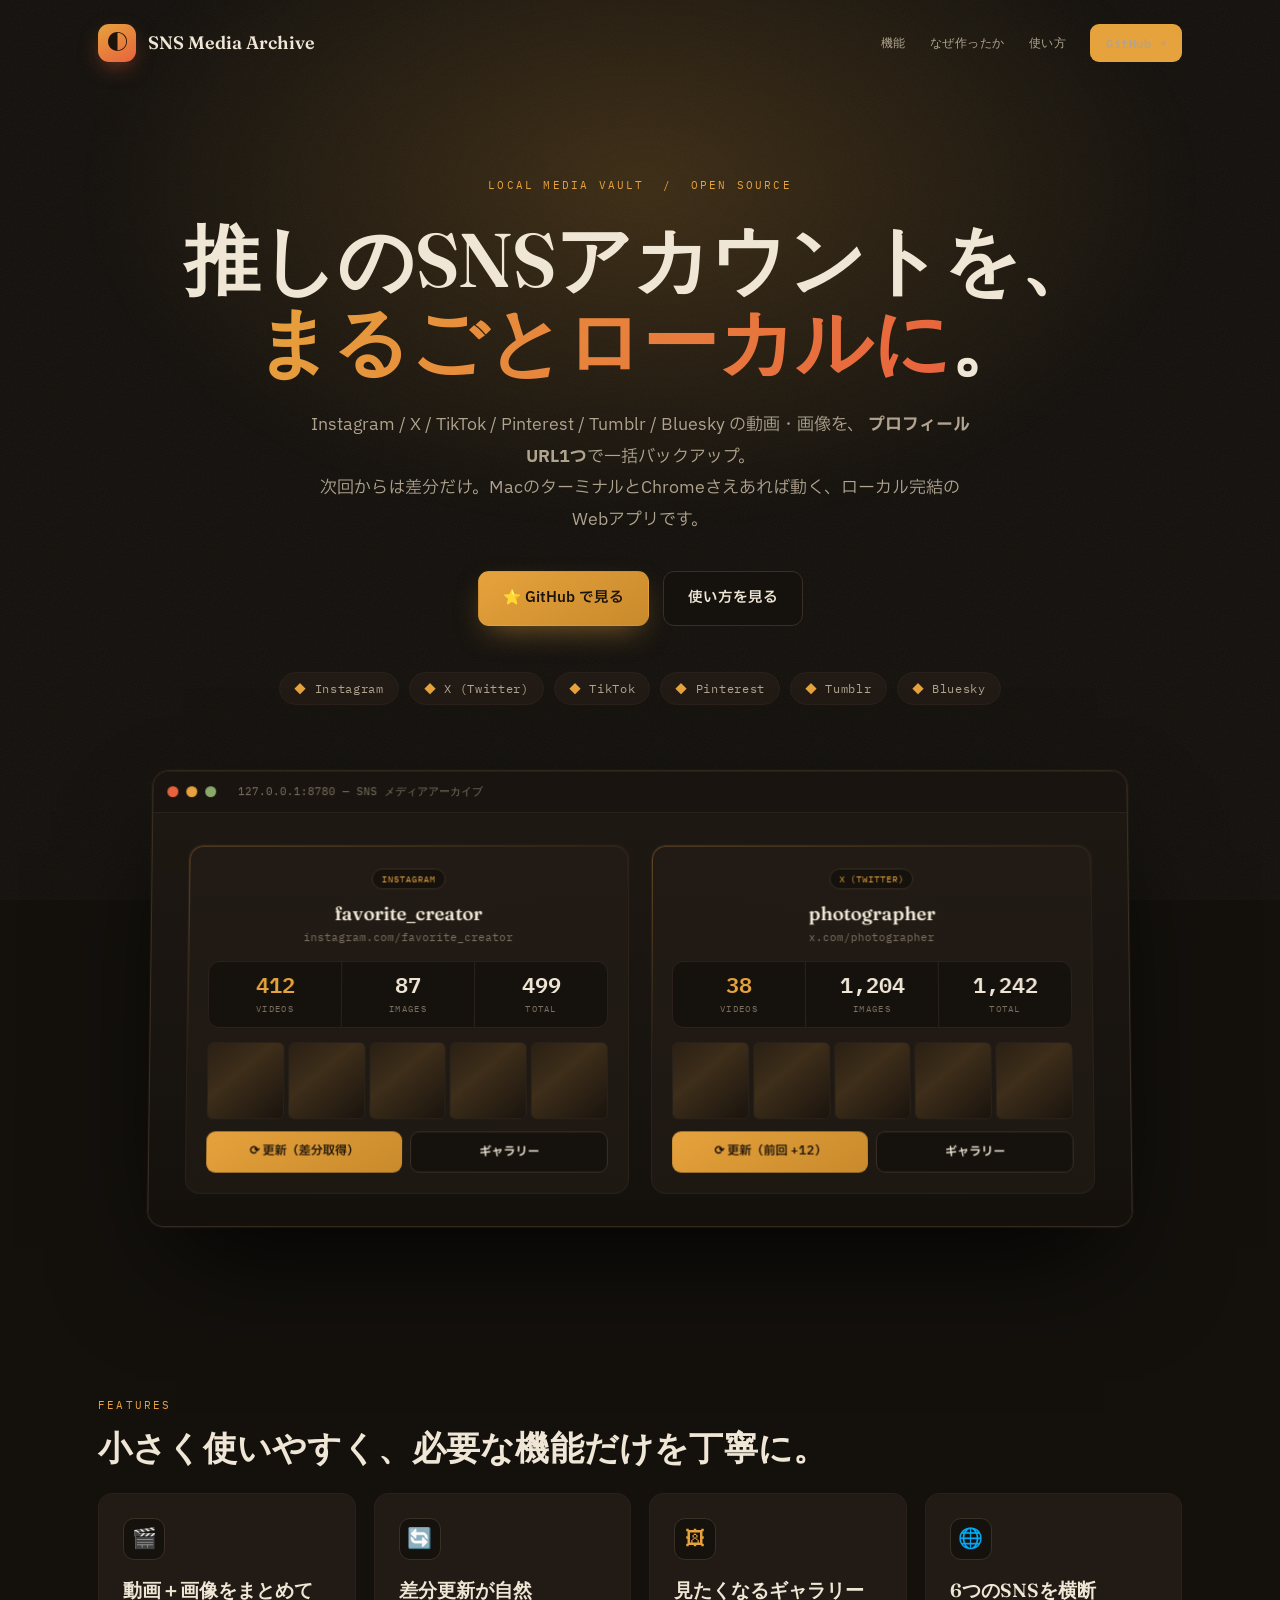
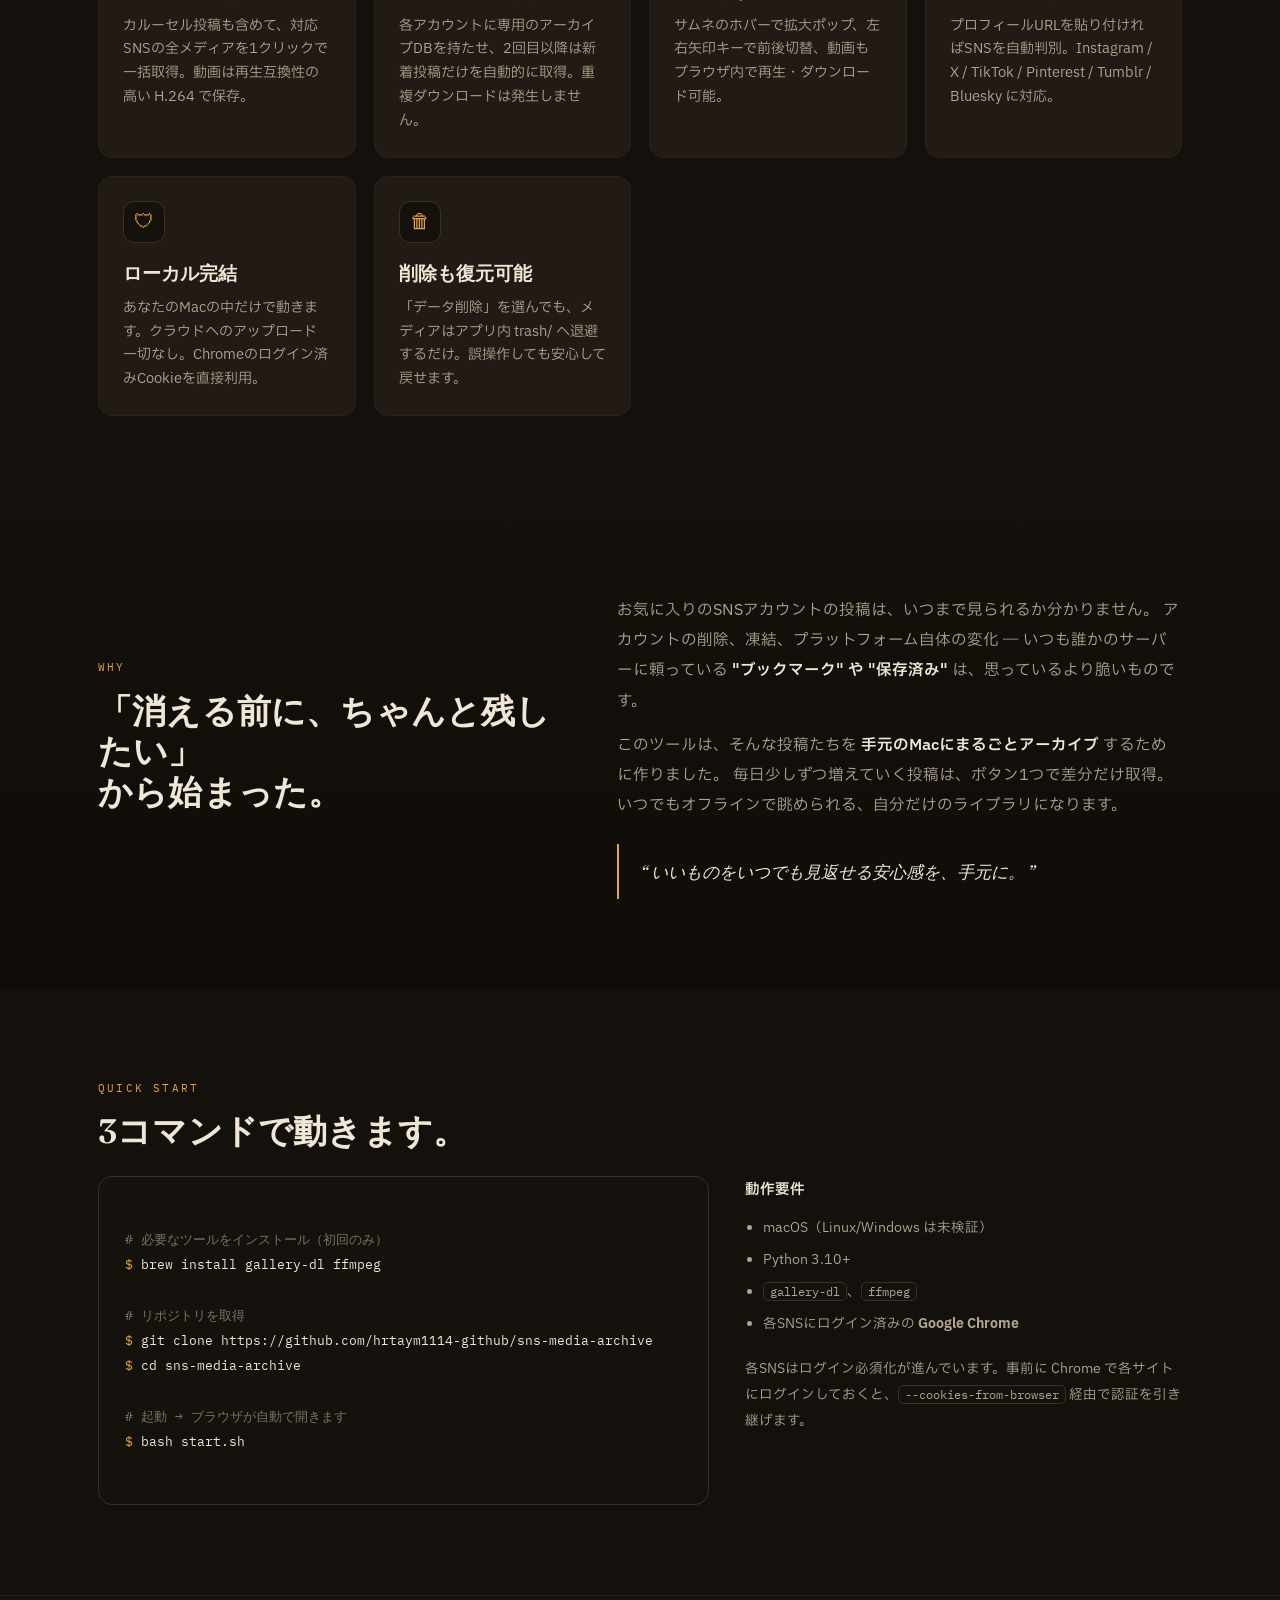
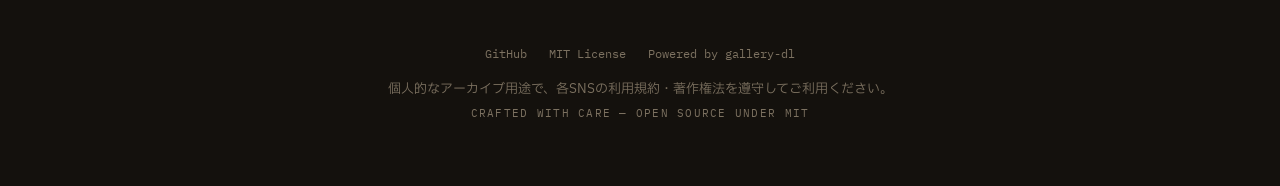
<file: docs/index.html>
<!doctype html>
<html lang="ja">
<head>
<meta charset="UTF-8">
<meta name="viewport" content="width=device-width, initial-scale=1">
<title>SNS Media Archive — 推しSNSをローカルに丸ごとバックアップ</title>
<meta name="description" content="Instagram / X / TikTok / Pinterest / Tumblr / Bluesky の動画・画像を一括取得して差分更新するローカルWebアプリ。gallery-dl 製。">
<meta property="og:title" content="SNS Media Archive">
<meta property="og:description" content="推しのSNSアカウントを、ローカルに丸ごとバックアップ。差分更新もボタン一つ。">
<meta property="og:type" content="website">
<link rel="preconnect" href="https://fonts.googleapis.com">
<link rel="preconnect" href="https://fonts.gstatic.com" crossorigin>
<link href="https://fonts.googleapis.com/css2?family=Fraunces:opsz,wght@9..144,500;9..144,600;9..144,900&family=IBM+Plex+Mono:wght@400;500;600&family=IBM+Plex+Sans+JP:wght@400;500;600;700&display=swap" rel="stylesheet">
<style>
:root{
  --bg:#14110d; --bg-raise:#1e1813; --bg-card:#221b15; --bg-inset:#15110c;
  --line:#3a2f24; --line-soft:#2a221a;
  --ink:#efe6d6; --ink-dim:#b0a48f; --ink-mute:#7c7160;
  --honey:#e6a23c; --honey-lo:#c98a2c; --coral:#e8623d; --green:#8aa86a;
  --shadow:0 18px 48px -20px rgba(0,0,0,.85);
  --radius:14px;
}
*{box-sizing:border-box;margin:0;padding:0;}
html{scroll-behavior:smooth;}
body{
  background:var(--bg);color:var(--ink);
  font-family:"IBM Plex Sans JP",sans-serif;
  font-size:15.5px;line-height:1.7;
  -webkit-font-smoothing:antialiased;
  overflow-x:hidden;
}
a{color:inherit;text-decoration:none;}

/* ===== 背景演出 ===== */
.grain{
  position:fixed;inset:0;z-index:0;pointer-events:none;opacity:.05;
  background-image:url("data:image/svg+xml;utf8,<svg xmlns='http://www.w3.org/2000/svg' width='160' height='160'><filter id='n'><feTurbulence type='fractalNoise' baseFrequency='.85' numOctaves='2'/></filter><rect width='100%25' height='100%25' filter='url(%23n)'/></svg>");
}
.glow{
  position:absolute;top:-260px;left:50%;transform:translateX(-50%);
  width:1200px;height:720px;z-index:0;pointer-events:none;
  background:radial-gradient(ellipse at center,rgba(230,162,60,.20),transparent 65%);
  filter:blur(20px);
}

/* ===== 共通 ===== */
.wrap{max-width:1140px;margin:0 auto;padding:0 28px;position:relative;z-index:1;}
.kicker{
  font-family:"IBM Plex Mono",monospace;
  font-size:11px;letter-spacing:.2em;text-transform:uppercase;
  color:var(--honey);
}
.section-h{
  font-family:"Fraunces",serif;font-weight:600;font-size:34px;
  letter-spacing:.2px;line-height:1.2;margin:14px 0 24px;
}

/* ===== ナビ ===== */
nav{
  position:relative;z-index:5;
  display:flex;justify-content:space-between;align-items:center;
  padding:24px 28px;max-width:1140px;margin:0 auto;
}
.brand{display:flex;align-items:center;gap:12px;}
.mark{
  width:38px;height:38px;border-radius:11px;
  background:linear-gradient(150deg,var(--honey),var(--coral));
  display:grid;place-items:center;color:#1c130a;font-size:21px;
  box-shadow:0 8px 22px -6px rgba(232,98,61,.55);
  animation:spinmark 18s linear infinite;
}
@keyframes spinmark{to{transform:rotate(360deg);}}
.brand-name{
  font-family:"Fraunces",serif;font-weight:600;font-size:18px;
}
.nav-links{display:flex;gap:24px;align-items:center;}
.nav-links a{
  font-family:"IBM Plex Mono",monospace;font-size:12px;
  color:var(--ink-dim);letter-spacing:.04em;
  transition:color .15s;
}
.nav-links a:hover{color:var(--honey);}
.nav-cta{
  background:var(--honey);color:#1c130a;
  padding:9px 16px;border-radius:9px;font-weight:600;font-size:13px;
  font-family:"IBM Plex Sans JP",sans-serif;
  transition:transform .12s,filter .15s;
}
.nav-cta:hover{filter:brightness(1.08);transform:translateY(-1px);}

/* ===== ヒーロー ===== */
.hero{
  position:relative;padding:90px 0 80px;
  text-align:center;
}
.hero .kicker{margin-bottom:24px;}
.hero h1{
  font-family:"Fraunces",serif;font-weight:600;
  font-size:clamp(40px,6.5vw,76px);
  line-height:1.08;letter-spacing:-.5px;
  margin-bottom:26px;
  animation:fadeup .7s cubic-bezier(.2,.7,.2,1) both;
}
.hero h1 em{
  font-style:normal;
  background:linear-gradient(120deg,var(--honey),var(--coral));
  -webkit-background-clip:text;background-clip:text;color:transparent;
}
.hero p.sub{
  font-size:17px;color:var(--ink-dim);
  max-width:660px;margin:0 auto 36px;line-height:1.85;
  animation:fadeup .8s .12s cubic-bezier(.2,.7,.2,1) both;
}
.hero .ctas{
  display:flex;gap:14px;justify-content:center;flex-wrap:wrap;
  animation:fadeup .9s .24s cubic-bezier(.2,.7,.2,1) both;
}
.btn{
  display:inline-flex;align-items:center;gap:10px;
  padding:14px 24px;border-radius:11px;cursor:pointer;
  font-family:"IBM Plex Sans JP",sans-serif;font-weight:600;font-size:14.5px;
  border:1px solid transparent;
  transition:transform .12s,filter .15s,border-color .15s,background .15s;
}
.btn-primary{
  background:linear-gradient(150deg,var(--honey),var(--honey-lo));
  color:#1c130a;
  box-shadow:0 12px 30px -10px rgba(230,162,60,.5);
}
.btn-primary:hover{filter:brightness(1.08);transform:translateY(-1px);}
.btn-ghost{
  background:var(--bg-inset);border-color:var(--line);color:var(--ink);
}
.btn-ghost:hover{border-color:var(--honey);color:var(--honey);}
@keyframes fadeup{from{opacity:0;transform:translateY(20px);}}

/* ===== 対応SNSバッジ ===== */
.platforms{
  display:flex;justify-content:center;gap:10px;flex-wrap:wrap;
  margin-top:46px;
  animation:fadeup 1s .36s cubic-bezier(.2,.7,.2,1) both;
}
.pf-chip{
  font-family:"IBM Plex Mono",monospace;font-size:11.5px;letter-spacing:.06em;
  padding:6px 14px;border-radius:99px;
  background:var(--bg-card);border:1px solid var(--line-soft);
  color:var(--ink-dim);
}
.pf-chip b{color:var(--honey);font-weight:500;}

/* ===== モック（ブラウザ風プレビュー） ===== */
.mock-wrap{
  margin-top:64px;padding:0 0;
  perspective:1400px;
  animation:fadeup 1s .48s cubic-bezier(.2,.7,.2,1) both;
}
.mock{
  margin:0 auto;max-width:980px;
  background:var(--bg-raise);border:1px solid var(--line);
  border-radius:16px;overflow:hidden;
  box-shadow:0 50px 110px -30px rgba(0,0,0,.9), 0 0 0 1px rgba(230,162,60,.06);
  transform:rotateX(2deg);
}
.mock-bar{
  display:flex;align-items:center;gap:8px;
  padding:11px 14px;background:#191410;border-bottom:1px solid var(--line-soft);
}
.mock-dot{width:11px;height:11px;border-radius:50%;background:#3a2f24;}
.mock-dot:nth-child(1){background:#e8623d;}
.mock-dot:nth-child(2){background:#e6a23c;}
.mock-dot:nth-child(3){background:#8aa86a;}
.mock-url{
  margin-left:14px;font-family:"IBM Plex Mono",monospace;font-size:11px;
  color:var(--ink-mute);
}
.mock-body{
  padding:32px 36px;display:grid;grid-template-columns:1fr 1fr;gap:22px;
  background:linear-gradient(180deg,var(--bg-raise),var(--bg));
}
.mock-card{
  background:linear-gradient(180deg,var(--bg-card),var(--bg-raise));
  border:1px solid var(--line-soft);border-radius:var(--radius);
  padding:20px;position:relative;
}
.mock-card::before{
  content:"";position:absolute;inset:0;border-radius:var(--radius);padding:1px;
  background:linear-gradient(160deg,rgba(230,162,60,.34),transparent 42%);
  -webkit-mask:linear-gradient(#000 0 0) content-box,linear-gradient(#000 0 0);
  -webkit-mask-composite:xor;mask-composite:exclude;pointer-events:none;
}
.mock-pill{
  display:inline-block;font-family:"IBM Plex Mono",monospace;font-size:9px;
  letter-spacing:.1em;text-transform:uppercase;
  color:var(--honey);background:var(--bg-inset);border:1px solid var(--line);
  border-radius:99px;padding:2px 9px;margin-bottom:8px;
}
.mock-name{
  font-family:"Fraunces",serif;font-weight:600;font-size:19px;
}
.mock-handle{
  font-family:"IBM Plex Mono",monospace;font-size:10.5px;color:var(--ink-mute);
}
.mock-stats{
  display:grid;grid-template-columns:repeat(3,1fr);gap:1px;
  background:var(--line-soft);border:1px solid var(--line-soft);
  border-radius:11px;overflow:hidden;margin:14px 0;
}
.mock-stat{background:var(--bg-inset);padding:11px 12px;}
.mock-stat .n{
  font-family:"IBM Plex Mono",monospace;font-weight:600;
  font-size:22px;line-height:1;
}
.mock-stat.v .n{color:var(--honey);}
.mock-stat .l{
  font-family:"IBM Plex Mono",monospace;font-size:9px;
  letter-spacing:.14em;text-transform:uppercase;color:var(--ink-mute);
  margin-top:6px;
}
.mock-strip{
  display:grid;grid-template-columns:repeat(5,1fr);gap:4px;margin-bottom:12px;
}
.mock-frame{
  aspect-ratio:1;border-radius:6px;
  background:linear-gradient(140deg,#2a2014,#3e2e1a 40%,#1a140e);
  border:1px solid var(--line-soft);
}
.mock-actions{display:flex;gap:8px;}
.mock-btn{
  flex:1;padding:9px;border-radius:9px;font-size:12px;font-weight:600;
  font-family:"IBM Plex Sans JP",sans-serif;text-align:center;
}
.mock-btn.p{background:linear-gradient(150deg,var(--honey),var(--honey-lo));color:#1c130a;}
.mock-btn.g{background:var(--bg-inset);border:1px solid var(--line);color:var(--ink);}

/* ===== セクション ===== */
section{padding:90px 0;position:relative;}
section.alt{background:linear-gradient(180deg,var(--bg),#100d08);}

.features{
  display:grid;grid-template-columns:repeat(auto-fit,minmax(240px,1fr));
  gap:18px;
}
.feat{
  background:var(--bg-card);border:1px solid var(--line-soft);
  border-radius:var(--radius);padding:24px;
  transition:transform .2s,border-color .2s,box-shadow .2s;
}
.feat:hover{
  transform:translateY(-3px);border-color:var(--honey);
  box-shadow:0 16px 32px -16px rgba(0,0,0,.7);
}
.feat .ico{
  width:42px;height:42px;border-radius:11px;
  background:var(--bg-inset);border:1px solid var(--line);
  display:grid;place-items:center;font-size:20px;margin-bottom:14px;
  color:var(--honey);
}
.feat h3{
  font-family:"Fraunces",serif;font-weight:600;font-size:19px;
  margin-bottom:7px;
}
.feat p{font-size:14px;color:var(--ink-dim);line-height:1.7;}

/* ===== Why ===== */
.why{
  display:grid;grid-template-columns:1fr 1.2fr;gap:48px;align-items:center;
}
@media(max-width:780px){.why{grid-template-columns:1fr;}}
.why p{
  font-size:15.5px;color:var(--ink-dim);
  line-height:1.95;margin-bottom:14px;
}
.why p b{color:var(--ink);font-weight:600;}
.why-quote{
  border-left:2px solid var(--honey);
  padding:14px 0 14px 22px;margin-top:22px;
  font-family:"Fraunces",serif;font-style:italic;font-size:17px;
  color:var(--ink);line-height:1.6;
}

/* ===== クイックスタート ===== */
.quick{
  background:var(--bg-inset);border:1px solid var(--line);
  border-radius:var(--radius);padding:24px 26px;
  font-family:"IBM Plex Mono",monospace;font-size:13px;line-height:1.95;
  color:var(--ink);
  position:relative;
  overflow-x:auto;
  white-space:pre;             /* 改行を保持 */
  tab-size:4;
}
.quick .cmt{color:var(--ink-mute);}
.quick .pr{color:var(--honey);}
.quick-grid{
  display:grid;grid-template-columns:1.4fr 1fr;gap:36px;align-items:start;
}
@media(max-width:780px){.quick-grid{grid-template-columns:1fr;}}
.quick-notes{
  font-size:13.5px;color:var(--ink-dim);
  line-height:1.95;
}
.quick-notes ul{padding-left:18px;}
.quick-notes li{margin-bottom:6px;}
.quick-notes code{
  font-family:"IBM Plex Mono",monospace;font-size:12px;
  background:var(--bg-inset);border:1px solid var(--line);
  padding:1px 6px;border-radius:5px;
}

/* ===== Footer ===== */
footer{
  padding:48px 0 64px;border-top:1px solid var(--line-soft);
  text-align:center;color:var(--ink-mute);font-size:13px;
}
footer .links{
  display:flex;justify-content:center;gap:22px;margin-bottom:14px;
  font-family:"IBM Plex Mono",monospace;font-size:12px;
}
footer .links a:hover{color:var(--honey);}
footer .made{font-family:"IBM Plex Mono",monospace;font-size:10.5px;
  letter-spacing:.12em;text-transform:uppercase;margin-top:4px;}

/* ===== レスポンシブ調整 ===== */
@media(max-width:680px){
  .mock-body{grid-template-columns:1fr;}
  .nav-links a:not(.nav-cta){display:none;}
  .hero{padding:50px 0 60px;}
  section{padding:70px 0;}
}
</style>
</head>
<body>
<div class="grain" aria-hidden="true"></div>

<nav>
  <a class="brand" href="#top">
    <div class="mark">◐</div>
    <div class="brand-name">SNS Media Archive</div>
  </a>
  <div class="nav-links">
    <a href="#features">機能</a>
    <a href="#why">なぜ作ったか</a>
    <a href="#quick">使い方</a>
    <a class="nav-cta" href="https://github.com/hrtaym1114-github/sns-media-archive" target="_blank" rel="noopener">GitHub →</a>
  </div>
</nav>

<!-- ============ HERO ============ -->
<header class="hero" id="top">
  <div class="glow" aria-hidden="true"></div>
  <div class="wrap">
    <div class="kicker">LOCAL MEDIA VAULT &nbsp;/&nbsp; OPEN SOURCE</div>
    <h1>推しのSNSアカウントを、<br><em>まるごとローカルに</em>。</h1>
    <p class="sub">
      Instagram / X / TikTok / Pinterest / Tumblr / Bluesky の動画・画像を、
      <b>プロフィールURL1つ</b>で一括バックアップ。<br>
      次回からは差分だけ。MacのターミナルとChromeさえあれば動く、ローカル完結のWebアプリです。
    </p>
    <div class="ctas">
      <a class="btn btn-primary" href="https://github.com/hrtaym1114-github/sns-media-archive" target="_blank" rel="noopener">
        ⭐ GitHub で見る
      </a>
      <a class="btn btn-ghost" href="#quick">使い方を見る</a>
    </div>

    <div class="platforms">
      <span class="pf-chip"><b>◆</b> Instagram</span>
      <span class="pf-chip"><b>◆</b> X (Twitter)</span>
      <span class="pf-chip"><b>◆</b> TikTok</span>
      <span class="pf-chip"><b>◆</b> Pinterest</span>
      <span class="pf-chip"><b>◆</b> Tumblr</span>
      <span class="pf-chip"><b>◆</b> Bluesky</span>
    </div>

    <!-- ブラウザ風モック -->
    <div class="mock-wrap">
      <div class="mock">
        <div class="mock-bar">
          <div class="mock-dot"></div><div class="mock-dot"></div><div class="mock-dot"></div>
          <div class="mock-url">127.0.0.1:8780 — SNS メディアアーカイブ</div>
        </div>
        <div class="mock-body">
          <article class="mock-card">
            <span class="mock-pill">Instagram</span>
            <div class="mock-name">favorite_creator</div>
            <div class="mock-handle">instagram.com/favorite_creator</div>
            <div class="mock-stats">
              <div class="mock-stat v"><div class="n">412</div><div class="l">Videos</div></div>
              <div class="mock-stat"><div class="n">87</div><div class="l">Images</div></div>
              <div class="mock-stat"><div class="n">499</div><div class="l">Total</div></div>
            </div>
            <div class="mock-strip">
              <div class="mock-frame"></div><div class="mock-frame"></div>
              <div class="mock-frame"></div><div class="mock-frame"></div>
              <div class="mock-frame"></div>
            </div>
            <div class="mock-actions">
              <div class="mock-btn p">⟳ 更新（差分取得）</div>
              <div class="mock-btn g">ギャラリー</div>
            </div>
          </article>
          <article class="mock-card">
            <span class="mock-pill">X (Twitter)</span>
            <div class="mock-name">photographer</div>
            <div class="mock-handle">x.com/photographer</div>
            <div class="mock-stats">
              <div class="mock-stat v"><div class="n">38</div><div class="l">Videos</div></div>
              <div class="mock-stat"><div class="n">1,204</div><div class="l">Images</div></div>
              <div class="mock-stat"><div class="n">1,242</div><div class="l">Total</div></div>
            </div>
            <div class="mock-strip">
              <div class="mock-frame"></div><div class="mock-frame"></div>
              <div class="mock-frame"></div><div class="mock-frame"></div>
              <div class="mock-frame"></div>
            </div>
            <div class="mock-actions">
              <div class="mock-btn p">⟳ 更新（前回 +12）</div>
              <div class="mock-btn g">ギャラリー</div>
            </div>
          </article>
        </div>
      </div>
    </div>
  </div>
</header>

<!-- ============ FEATURES ============ -->
<section id="features">
  <div class="wrap">
    <div class="kicker">FEATURES</div>
    <h2 class="section-h">小さく使いやすく、必要な機能だけを丁寧に。</h2>
    <div class="features">
      <div class="feat">
        <div class="ico">🎬</div>
        <h3>動画＋画像をまとめて</h3>
        <p>カルーセル投稿も含めて、対応SNSの全メディアを1クリックで一括取得。動画は再生互換性の高い H.264 で保存。</p>
      </div>
      <div class="feat">
        <div class="ico">🔄</div>
        <h3>差分更新が自然</h3>
        <p>各アカウントに専用のアーカイブDBを持たせ、2回目以降は新着投稿だけを自動的に取得。重複ダウンロードは発生しません。</p>
      </div>
      <div class="feat">
        <div class="ico">🖼</div>
        <h3>見たくなるギャラリー</h3>
        <p>サムネのホバーで拡大ポップ、左右矢印キーで前後切替、動画もブラウザ内で再生・ダウンロード可能。</p>
      </div>
      <div class="feat">
        <div class="ico">🌐</div>
        <h3>6つのSNSを横断</h3>
        <p>プロフィールURLを貼り付ければSNSを自動判別。Instagram / X / TikTok / Pinterest / Tumblr / Bluesky に対応。</p>
      </div>
      <div class="feat">
        <div class="ico">🛡</div>
        <h3>ローカル完結</h3>
        <p>あなたのMacの中だけで動きます。クラウドへのアップロード一切なし。Chromeのログイン済みCookieを直接利用。</p>
      </div>
      <div class="feat">
        <div class="ico">🗑</div>
        <h3>削除も復元可能</h3>
        <p>「データ削除」を選んでも、メディアはアプリ内 trash/ へ退避するだけ。誤操作しても安心して戻せます。</p>
      </div>
    </div>
  </div>
</section>

<!-- ============ WHY ============ -->
<section class="alt" id="why">
  <div class="wrap">
    <div class="why">
      <div>
        <div class="kicker">WHY</div>
        <h2 class="section-h">「消える前に、ちゃんと残したい」<br>から始まった。</h2>
      </div>
      <div>
        <p>
          お気に入りのSNSアカウントの投稿は、いつまで見られるか分かりません。
          アカウントの削除、凍結、プラットフォーム自体の変化 ―
          いつも誰かのサーバーに頼っている <b>"ブックマーク" や "保存済み"</b> は、思っているより脆いものです。
        </p>
        <p>
          このツールは、そんな投稿たちを <b>手元のMacにまるごとアーカイブ</b> するために作りました。
          毎日少しずつ増えていく投稿は、ボタン1つで差分だけ取得。
          いつでもオフラインで眺められる、自分だけのライブラリになります。
        </p>
        <div class="why-quote">
          “ いいものをいつでも見返せる安心感を、手元に。 ”
        </div>
      </div>
    </div>
  </div>
</section>

<!-- ============ QUICK START ============ -->
<section id="quick">
  <div class="wrap">
    <div class="kicker">QUICK START</div>
    <h2 class="section-h">3コマンドで動きます。</h2>
    <div class="quick-grid">
      <div class="quick">
<span class="cmt"># 必要なツールをインストール（初回のみ）</span>
<span class="pr">$</span> brew install gallery-dl ffmpeg

<span class="cmt"># リポジトリを取得</span>
<span class="pr">$</span> git clone https://github.com/hrtaym1114-github/sns-media-archive
<span class="pr">$</span> cd sns-media-archive

<span class="cmt"># 起動 → ブラウザが自動で開きます</span>
<span class="pr">$</span> bash start.sh
      </div>
      <div class="quick-notes">
        <p style="color:var(--ink);font-weight:600;font-size:14.5px;margin-bottom:10px;">
          動作要件
        </p>
        <ul>
          <li>macOS（Linux/Windows は未検証）</li>
          <li>Python 3.10+</li>
          <li><code>gallery-dl</code>、<code>ffmpeg</code></li>
          <li>各SNSにログイン済みの <b>Google Chrome</b></li>
        </ul>
        <p style="margin-top:18px;">
          各SNSはログイン必須化が進んでいます。事前に Chrome で各サイトにログインしておくと、<code>--cookies-from-browser</code> 経由で認証を引き継げます。
        </p>
      </div>
    </div>
  </div>
</section>

<footer>
  <div class="wrap">
    <div class="links">
      <a href="https://github.com/hrtaym1114-github/sns-media-archive" target="_blank" rel="noopener">GitHub</a>
      <a href="https://github.com/hrtaym1114-github/sns-media-archive/blob/main/LICENSE" target="_blank" rel="noopener">MIT License</a>
      <a href="https://github.com/mikf/gallery-dl" target="_blank" rel="noopener">Powered by gallery-dl</a>
    </div>
    <div>個人的なアーカイブ用途で、各SNSの利用規約・著作権法を遵守してご利用ください。</div>
    <div class="made">Crafted with care — open source under MIT</div>
  </div>
</footer>

</body>
</html>
</file>
